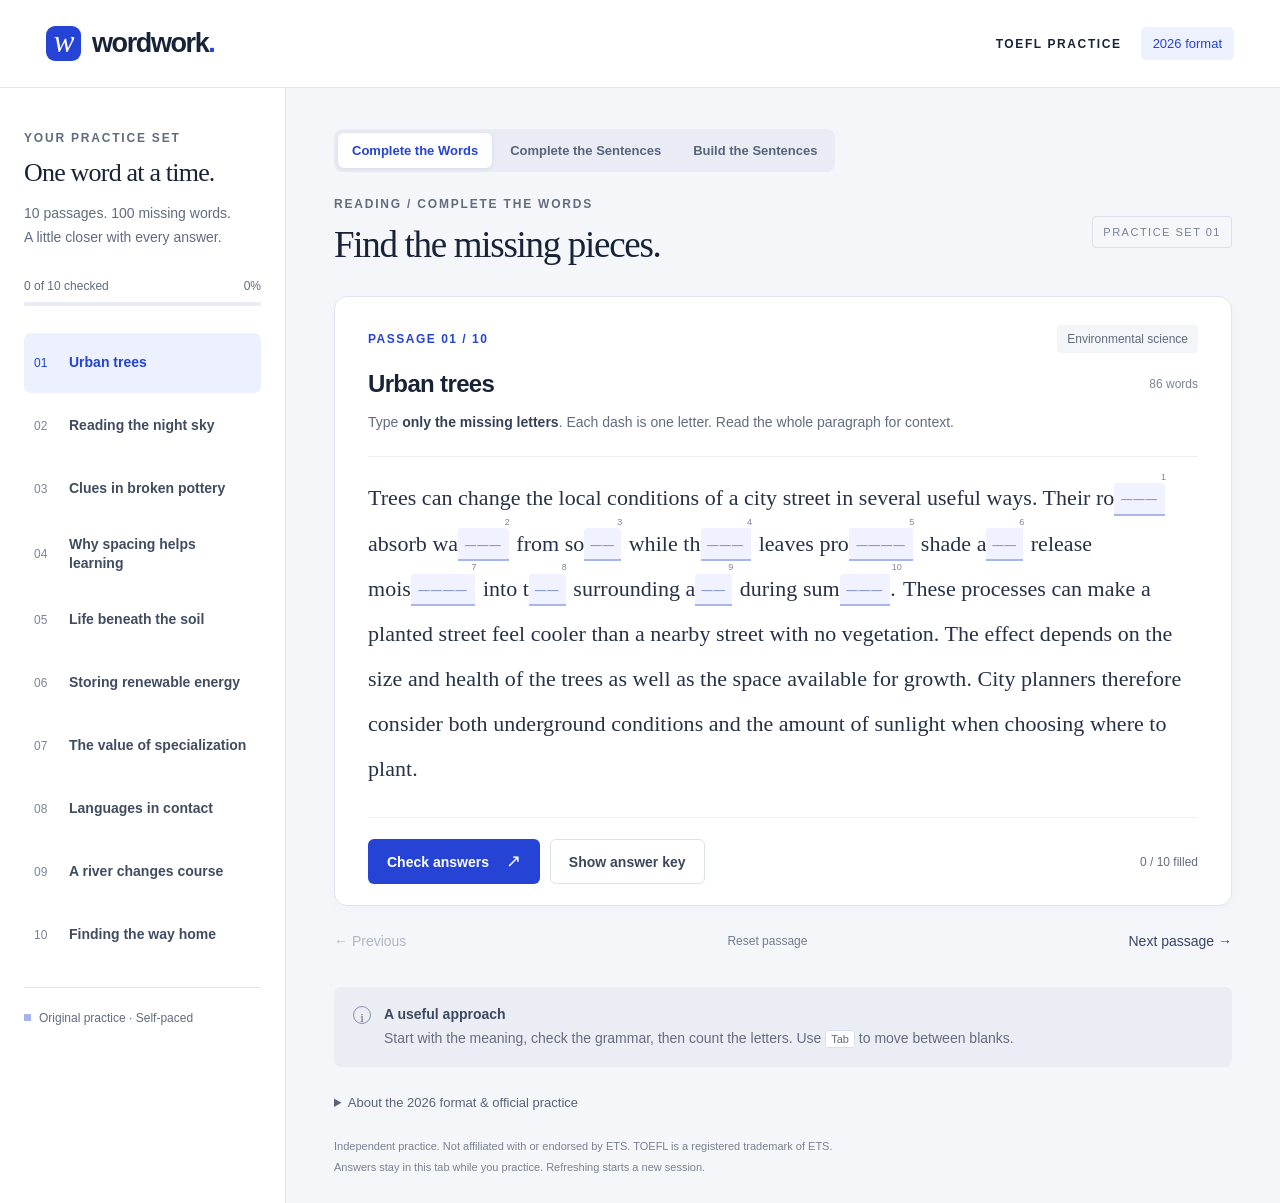
<file: index.html>
<!doctype html>
<html lang="en">
<head>
  <meta charset="utf-8">
  <meta name="viewport" content="width=device-width, initial-scale=1">
  <meta name="description" content="Ten original TOEFL 2026 Complete the Words practice passages, with answer checks and explanations.">
  <title>Wordwork — TOEFL Reading Practice</title>
  <link rel="icon" type="image/svg+xml" href="data:image/svg+xml,%3Csvg xmlns='http://www.w3.org/2000/svg' viewBox='0 0 32 32'%3E%3Crect width='32' height='32' rx='7' fill='%232543d5'/%3E%3Ctext x='5' y='24' font-family='Georgia' font-size='26' fill='white'%3Ew%3C/text%3E%3C/svg%3E">
  <link rel="stylesheet" href="style.css">
  <script src="exercises.js" defer></script>
  <script src="app.js" defer></script>
</head>
<body>
  <a class="skip-link" href="#main">Skip to exercise</a>
  <header class="topbar">
    <a href="./" class="brand" aria-label="Wordwork home"><span class="brand-icon">w</span>wordwork<span class="brand-period">.</span></a>
    <div class="header-note">TOEFL PRACTICE <span class="edition">2026 format</span></div>
  </header>
  <div class="workspace">
    <aside class="sidebar" aria-label="Practice collection">
      <div class="collection-label">YOUR PRACTICE SET</div>
      <h2>One word at a time.</h2>
      <p class="sidebar-description">10 passages. 100 missing words.<br>A little closer with every answer.</p>
      <div class="progress-copy"><span id="progress-text">0 of 10 checked</span><span id="progress-percent">0%</span></div>
      <progress id="set-progress" value="0" max="10" aria-label="Passages checked"></progress>
      <nav id="exercise-nav" aria-label="Choose a passage"></nav>
      <div class="sidebar-bottom"><span class="small-square"></span> Original practice · Self-paced</div>
    </aside>
    <main id="main">
      <nav class="mode-switch" aria-label="Choose a practice activity">
        <a href="index.html" aria-current="page">Complete the Words</a>
        <a href="sentences.html">Complete the Sentences</a>
        <a href="build.html">Build the Sentences</a>
      </nav>
      <div class="page-intro"><div><p class="eyebrow">READING / COMPLETE THE WORDS</p><h1>Find the missing pieces.</h1></div><span class="set-label">PRACTICE SET 01</span></div>
      <section class="exercise-card" aria-labelledby="exercise-title">
        <div class="card-top"><span class="passage-counter" id="passage-counter"></span><span class="topic" id="topic"></span></div>
        <div class="title-row"><h2 id="exercise-title"></h2><span id="word-count"></span></div>
        <p class="directions" id="directions">Type <strong>only the missing letters</strong>. Each dash is one letter. Read the whole paragraph for context.</p>
        <form id="exercise-form" novalidate>
          <p class="passage" id="passage"></p>
          <div class="card-actions"><div class="primary-actions"><button class="button primary" type="submit">Check answers <span aria-hidden="true">↗</span></button><button class="button secondary" type="button" id="reveal" aria-expanded="false" aria-controls="review">Show answer key</button></div><span class="filled-count" id="filled-count" aria-live="polite">0 / 10 filled</span></div>
        </form>
        <div id="feedback" class="feedback" role="status" aria-live="polite" hidden></div>
      </section>
      <section id="review" class="review" aria-labelledby="review-title" hidden>
        <div class="review-header"><div><p class="eyebrow">THE REASON BEHIND THE ANSWER</p><h2 id="review-title">Check your reasoning.</h2></div><span class="review-tag">10 explanations</span></div>
        <p class="review-note">Compare the missing letters, then use the grammar and context clues to verify the complete word.</p>
        <div id="answer-list"></div>
        <details class="completed-text"><summary>Read the completed passage</summary><p id="full-passage"></p></details>
      </section>
      <div class="navigation-row"><button class="text-button" id="previous" type="button">← Previous</button><button class="text-button reset" id="reset" type="button">Reset passage</button><button class="text-button" id="next" type="button">Next passage →</button></div>
      <div class="study-note"><span class="note-symbol" aria-hidden="true">i</span><p><strong>A useful approach</strong><br>Start with the meaning, check the grammar, then count the letters. Use <kbd>Tab</kbd> to move between blanks.</p></div>
      <details class="about"><summary>About the 2026 format & official practice</summary><div>
        <p>ETS describes “Complete the Words” as a short academic passage of about 70–100 words, with an intact first sentence and 10 partially missing words. Following that sentence, the second half of every second word is generally removed.</p>
        <p>These 10 passages are original practice written to follow that pattern. They are not official ETS test questions, and the practice score is not a TOEFL score prediction. The answer key explains the intended completion for each blank.</p>
        <p>Verify the format and try official questions: <a href="https://www.ets.org/content/dam/ets-org/pdfs/toefl/toefl-ibt-test-overview.pdf" target="_blank" rel="noreferrer">ETS overview and sample tasks ↗</a> · <a href="https://www.ets.org/toefl/test-takers/ibt/about/content/reading.html" target="_blank" rel="noreferrer">ETS Reading section ↗</a> · <a href="https://www.ets.org/toefl/test-takers/ibt/prepare/sample-test-jan-2026-1.html" target="_blank" rel="noreferrer">Official 2026 practice test ↗</a></p>
      </div></details>
      <footer>Independent practice. Not affiliated with or endorsed by ETS. TOEFL is a registered trademark of ETS.<br>Answers stay in this tab while you practice. Refreshing starts a new session.</footer>
    </main>
  </div>
</body>
</html>
</file>
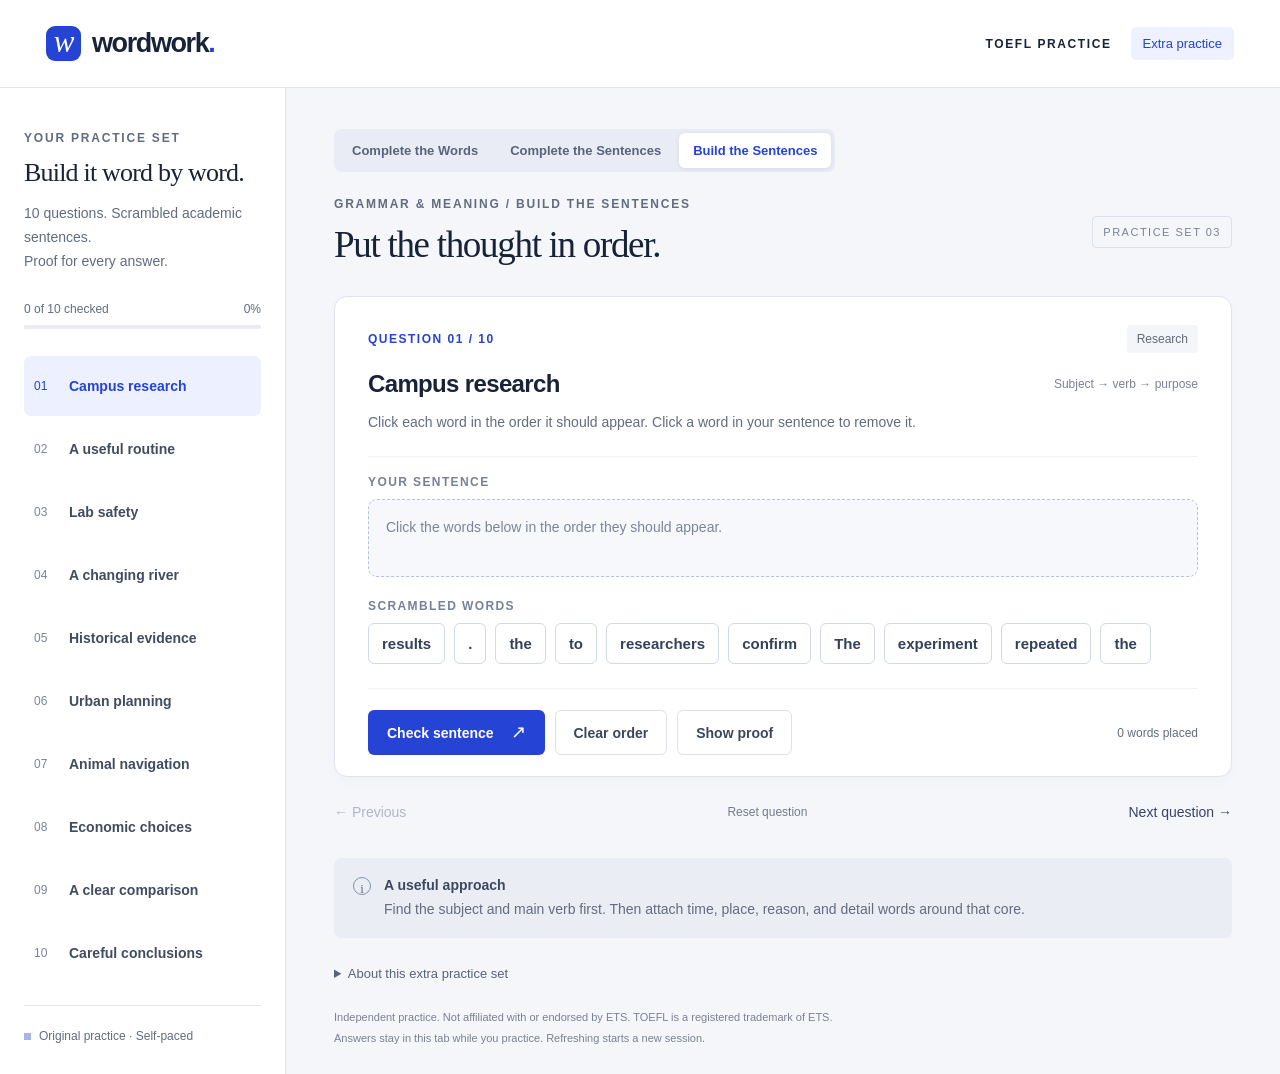
<file: build.html>
<!doctype html>
<html lang="en">
<head>
  <meta charset="utf-8"><meta name="viewport" content="width=device-width, initial-scale=1">
  <meta name="description" content="Build ten original academic sentences from scrambled words, with automatic checking and explanations.">
  <title>Build the Sentences — Wordwork</title>
  <link rel="icon" type="image/svg+xml" href="data:image/svg+xml,%3Csvg xmlns='http://www.w3.org/2000/svg' viewBox='0 0 32 32'%3E%3Crect width='32' height='32' rx='7' fill='%232543d5'/%3E%3Ctext x='5' y='24' font-family='Georgia' font-size='26' fill='white'%3Ew%3C/text%3E%3C/svg%3E">
  <link rel="stylesheet" href="style.css"><script src="build.js" defer></script>
</head>
<body>
  <a class="skip-link" href="#main">Skip to exercise</a>
  <header class="topbar"><a href="./" class="brand" aria-label="Wordwork home"><span class="brand-icon">w</span>wordwork<span class="brand-period">.</span></a><div class="header-note">TOEFL PRACTICE <span class="edition">Extra practice</span></div></header>
  <div class="workspace">
    <aside class="sidebar" aria-label="Sentence-building collection"><div class="collection-label">YOUR PRACTICE SET</div><h2>Build it word by word.</h2><p class="sidebar-description">10 questions. Scrambled academic sentences.<br>Proof for every answer.</p><div class="progress-copy"><span id="progress-text">0 of 10 checked</span><span id="progress-percent">0%</span></div><progress id="set-progress" value="0" max="10" aria-label="Questions checked"></progress><nav id="build-nav" aria-label="Choose a question"></nav><div class="sidebar-bottom"><span class="small-square"></span> Original practice · Self-paced</div></aside>
    <main id="main">
      <nav class="mode-switch" aria-label="Choose a practice activity"><a href="index.html">Complete the Words</a><a href="sentences.html">Complete the Sentences</a><a href="build.html" aria-current="page">Build the Sentences</a></nav>
      <div class="page-intro"><div><p class="eyebrow">GRAMMAR &amp; MEANING / BUILD THE SENTENCES</p><h1>Put the thought in order.</h1></div><span class="set-label">PRACTICE SET 03</span></div>
      <section class="exercise-card" aria-labelledby="exercise-title"><div class="card-top"><span class="passage-counter" id="question-counter">QUESTION 01 / 10</span><span class="topic" id="topic"></span></div><div class="title-row"><h2 id="exercise-title"></h2><span class="question-position" id="skill"></span></div><p class="directions" id="directions">Click each word in the order it should appear. Click a word in your sentence to remove it.</p>
        <div class="build-board"><p class="build-label">Your sentence</p><div id="built-sentence" class="build-sentence empty" aria-live="polite"></div><p class="build-label">Scrambled words</p><div id="word-bank" class="word-bank"></div></div>
        <div class="card-actions"><div class="primary-actions"><button class="button primary" id="check" type="button">Check sentence <span aria-hidden="true">↗</span></button><button class="button secondary" id="clear" type="button">Clear order</button><button class="button secondary" id="reveal" type="button" aria-expanded="false">Show proof</button></div><span class="filled-count" id="selection-state">0 words placed</span></div><div id="feedback" class="feedback" role="status" aria-live="polite" hidden></div>
      </section>
      <section id="proof" class="sentence-proof build-proof" aria-labelledby="proof-title" hidden><div class="review-header"><div><p class="eyebrow">PROOF &amp; EXPLANATION</p><h2 id="proof-title">Verify the order.</h2></div><span class="review-tag" id="answer-tag"></span></div><div class="proof-result" id="proof-result"><span class="proof-dot"></span><span id="proof-status"></span></div><p class="completed-sentence" id="completed-sentence"></p><div class="proof-grid"><div><h3>Why this order works</h3><p id="explanation"></p></div><div><h3>Grammar clue</h3><p id="clue"></p></div></div></section>
      <div class="navigation-row"><button class="text-button" id="previous" type="button">← Previous</button><button class="text-button reset" id="reset" type="button">Reset question</button><button class="text-button" id="next" type="button">Next question →</button></div><div class="study-note"><span class="note-symbol" aria-hidden="true">i</span><p><strong>A useful approach</strong><br>Find the subject and main verb first. Then attach time, place, reason, and detail words around that core.</p></div><details class="about"><summary>About this extra practice set</summary><div><p>These 10 original questions build academic sentences from scrambled words. This is an extra grammar activity, with one intended sentence order for each item.</p><p>The proof panel shows the completed sentence and points out the structure that makes the order work.</p></div></details><footer>Independent practice. Not affiliated with or endorsed by ETS. TOEFL is a registered trademark of ETS.<br>Answers stay in this tab while you practice. Refreshing starts a new session.</footer>
    </main>
  </div>
</body>
</html>
</file>
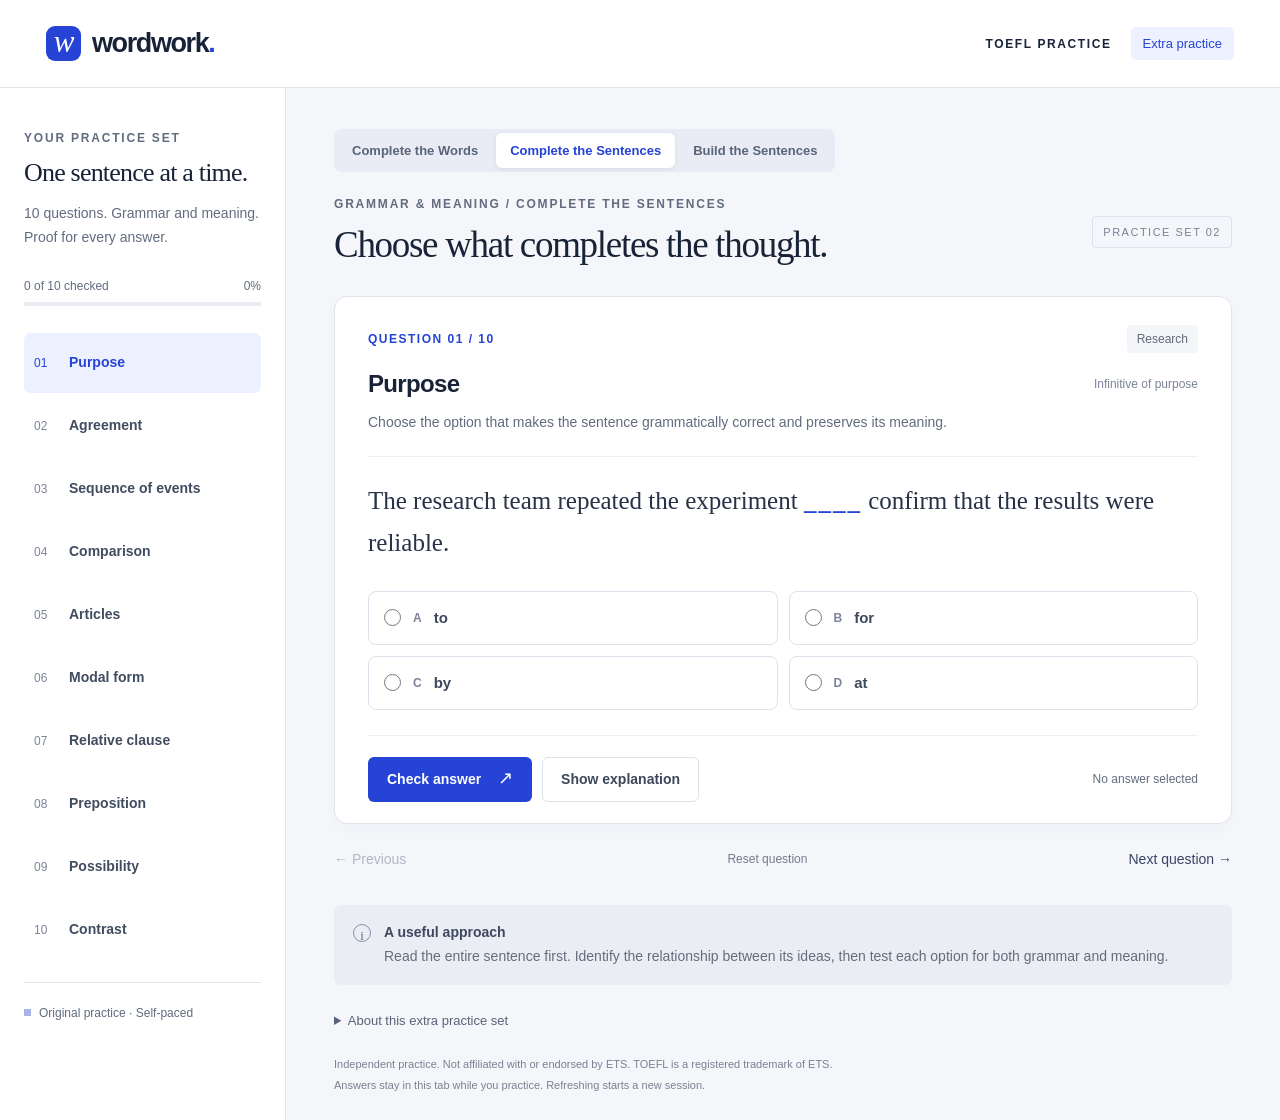
<file: sentences.html>
<!doctype html>
<html lang="en">
<head>
  <meta charset="utf-8">
  <meta name="viewport" content="width=device-width, initial-scale=1">
  <meta name="description" content="Ten original academic sentence-completion questions with automatic checking and clear grammar explanations.">
  <title>Complete the Sentences — Wordwork</title>
  <link rel="icon" type="image/svg+xml" href="data:image/svg+xml,%3Csvg xmlns='http://www.w3.org/2000/svg' viewBox='0 0 32 32'%3E%3Crect width='32' height='32' rx='7' fill='%232543d5'/%3E%3Ctext x='5' y='24' font-family='Georgia' font-size='26' fill='white'%3Ew%3C/text%3E%3C/svg%3E">
  <link rel="stylesheet" href="style.css">
  <script src="sentences.js" defer></script>
</head>
<body>
  <a class="skip-link" href="#main">Skip to exercise</a>
  <header class="topbar">
    <a href="./" class="brand" aria-label="Wordwork home"><span class="brand-icon">w</span>wordwork<span class="brand-period">.</span></a>
    <div class="header-note">TOEFL PRACTICE <span class="edition">Extra practice</span></div>
  </header>
  <div class="workspace">
    <aside class="sidebar" aria-label="Sentence practice collection">
      <div class="collection-label">YOUR PRACTICE SET</div>
      <h2>One sentence at a time.</h2>
      <p class="sidebar-description">10 questions. Grammar and meaning.<br>Proof for every answer.</p>
      <div class="progress-copy"><span id="progress-text">0 of 10 checked</span><span id="progress-percent">0%</span></div>
      <progress id="set-progress" value="0" max="10" aria-label="Questions checked"></progress>
      <nav id="sentence-nav" aria-label="Choose a question"></nav>
      <div class="sidebar-bottom"><span class="small-square"></span> Original practice · Self-paced</div>
    </aside>
    <main id="main">
      <nav class="mode-switch" aria-label="Choose a practice activity">
        <a href="index.html">Complete the Words</a>
        <a href="sentences.html" aria-current="page">Complete the Sentences</a>
        <a href="build.html">Build the Sentences</a>
      </nav>
      <div class="page-intro"><div><p class="eyebrow">GRAMMAR &amp; MEANING / COMPLETE THE SENTENCES</p><h1>Choose what completes the thought.</h1></div><span class="set-label">PRACTICE SET 02</span></div>
      <section class="exercise-card" aria-labelledby="exercise-title">
        <div class="card-top"><span class="passage-counter" id="question-counter">QUESTION 01 / 10</span><span class="topic" id="topic"></span></div>
        <div class="title-row"><h2 id="exercise-title"></h2><span class="question-position" id="skill"></span></div>
        <p class="directions" id="directions">Choose the option that makes the sentence grammatically correct and preserves its meaning.</p>
        <form id="sentence-form" novalidate>
          <p class="sentence-prompt" id="sentence-prompt"></p>
          <fieldset class="option-list" id="option-list"><legend>Answer choices</legend></fieldset>
          <div class="card-actions"><div class="primary-actions"><button class="button primary" type="submit">Check answer <span aria-hidden="true">↗</span></button><button class="button secondary" type="button" id="reveal" aria-expanded="false" aria-controls="proof">Show explanation</button></div><span class="filled-count" id="selection-state">No answer selected</span></div>
        </form>
        <div id="feedback" class="feedback" role="status" aria-live="polite" hidden></div>
      </section>
      <section id="proof" class="sentence-proof" aria-labelledby="proof-title" hidden>
        <div class="review-header"><div><p class="eyebrow">PROOF &amp; EXPLANATION</p><h2 id="proof-title">Verify the answer.</h2></div><span class="review-tag" id="answer-tag"></span></div>
        <div class="proof-result" id="proof-result"><span class="proof-dot"></span><span id="proof-status"></span></div>
        <p class="completed-sentence" id="completed-sentence"></p>
        <div class="proof-grid"><div><h3>Why it is correct</h3><p id="explanation"></p></div><div><h3>Why the others do not work</h3><p id="distractors"></p></div></div>
      </section>
      <div class="navigation-row"><button class="text-button" id="previous" type="button">← Previous</button><button class="text-button reset" id="reset" type="button">Reset question</button><button class="text-button" id="next" type="button">Next question →</button></div>
      <div class="study-note"><span class="note-symbol" aria-hidden="true">i</span><p><strong>A useful approach</strong><br>Read the entire sentence first. Identify the relationship between its ideas, then test each option for both grammar and meaning.</p></div>
      <details class="about"><summary>About this extra practice set</summary><div>
        <p>These 10 questions are original sentence-level grammar and meaning practice. “Complete the Sentences” is an extra activity on this site, not the name of a distinct official 2026 TOEFL task.</p>
        <p>Each question has one intended answer. Open the explanation to see the completed sentence, the supporting grammar rule, and why the remaining choices do not fit.</p>
      </div></details>
      <footer>Independent practice. Not affiliated with or endorsed by ETS. TOEFL is a registered trademark of ETS.<br>Answers stay in this tab while you practice. Refreshing starts a new session.</footer>
    </main>
  </div>
</body>
</html>
</file>
<file: style.css>
:root{font-family:Arial,Helvetica,sans-serif;color:#182338;background:#f5f6fa;font-synthesis:none;--blue:#2543d5;--muted:#626c7f;--line:#e0e4ed}
*{box-sizing:border-box}body{margin:0}button,input{font:inherit}button,a,input,summary{ -webkit-tap-highlight-color:transparent}button{cursor:pointer}button:disabled{cursor:default;opacity:.35}a{color:var(--blue)}button:focus-visible,a:focus-visible,summary:focus-visible{outline:3px solid #8092ff;outline-offset:4px}button{touch-action:manipulation}[hidden]{display:none!important}.skip-link{position:absolute;top:-80px;padding:16px;background:white;z-index:20}.skip-link:focus{top:10px}
.topbar{height:88px;border-bottom:1px solid var(--line);display:flex;justify-content:space-between;align-items:center;padding:0 46px;background:#fff}.brand{display:flex;align-items:center;font-size:27px;font-weight:750;letter-spacing:-1.4px;text-decoration:none;color:#182338}.brand-icon{display:grid;place-items:center;width:35px;height:35px;margin-right:11px;background:var(--blue);color:white;border-radius:9px;font-family:Georgia,serif;font-size:31px;font-style:italic;font-weight:400;line-height:1;padding-bottom:5px}.brand-period{color:var(--blue)}.header-note{display:flex;align-items:center;gap:19px;font-size:12px;font-weight:700;letter-spacing:1.6px}.edition{background:#eef1ff;color:var(--blue);padding:9px 12px;border-radius:5px;font-size:13px;letter-spacing:0;font-weight:500}
.workspace{max-width:1510px;margin:auto;display:grid;grid-template-columns:286px minmax(0,1fr)}.sidebar{padding:43px 24px 28px;border-right:1px solid var(--line);min-height:calc(100vh - 88px);background:#fff}.collection-label,.eyebrow{font-size:12px;letter-spacing:1.8px;font-weight:700;color:var(--muted)}.sidebar h2{font-family:Georgia,serif;font-weight:400;font-size:26px;letter-spacing:-.8px;margin:13px 0}.sidebar-description{font-size:14px;line-height:1.7;color:var(--muted);margin-bottom:29px}.progress-copy{display:flex;justify-content:space-between;font-size:12px;color:var(--muted);margin-bottom:9px}progress{display:block;width:100%;height:4px;border:0;border-radius:9px;background:#e9ecf5;margin-bottom:27px}progress::-webkit-progress-bar{background:#e9ecf5;border-radius:9px}progress::-webkit-progress-value{background:var(--blue);border-radius:9px}progress::-moz-progress-bar{background:var(--blue)}
.nav-item{width:100%;border:0;background:transparent;display:flex;gap:12px;align-items:center;text-align:left;padding:13px 10px;margin:3px 0;border-radius:7px;min-height:60px;color:#404c60}.nav-item:hover{background:#f4f6fc}.nav-item[aria-current=true]{background:#edf0ff;color:var(--blue)}.nav-number{font-size:12px;width:23px;flex-shrink:0;font-variant-numeric:tabular-nums;color:#7c8497}.nav-item[aria-current=true] .nav-number{color:var(--blue)}.nav-name{display:block;font-size:14px;font-weight:600;line-height:1.4}.nav-state{display:block;font-size:12px;color:var(--muted);font-weight:400;margin-top:3px}.sidebar-bottom{font-size:12px;color:var(--muted);display:flex;align-items:center;gap:8px;border-top:1px solid var(--line);margin-top:22px;padding-top:23px}.small-square{height:7px;width:7px;background:#a7b3e9}
main{padding:41px 48px 25px;min-width:0;max-width:1200px;width:100%}.page-intro{display:flex;justify-content:space-between;align-items:center;margin-bottom:29px;gap:15px}.eyebrow{margin:0 0 12px}h1{font-family:Georgia,'Times New Roman',serif;font-size:37px;line-height:1.2;font-weight:400;letter-spacing:-1.3px;margin:0}.set-label{font-size:11px;letter-spacing:1.5px;color:#7a8292;border:1px solid #dce1ed;padding:9px 10px;border-radius:4px;white-space:nowrap}
.mode-switch{display:inline-flex;gap:4px;background:#e9ecf4;border-radius:8px;padding:4px;margin-bottom:25px}.mode-switch a{color:#59647a;text-decoration:none;font-size:13px;font-weight:600;padding:10px 14px;border-radius:6px}.mode-switch a:hover{background:#f5f6fb}.mode-switch a[aria-current=page]{background:white;color:var(--blue);box-shadow:0 1px 4px #1d326018}
.exercise-card{background:white;border:1px solid var(--line);border-radius:13px;box-shadow:0 5px 15px #1d326005;padding:28px 33px 0;overflow:hidden}.card-top{display:flex;align-items:center;justify-content:space-between;gap:12px;margin-bottom:17px}.passage-counter{font-size:12px;letter-spacing:1.5px;color:var(--blue);font-weight:700}.topic{color:#626b7c;font-size:12px;background:#f4f5f8;padding:7px 10px;border-radius:4px}.title-row{display:flex;justify-content:space-between;align-items:center;gap:12px}.title-row h2{font-size:24px;letter-spacing:-.65px;margin:0;font-weight:600}.title-row>span{font-size:12px;white-space:nowrap;color:#7b8393}.directions{font-size:14px;line-height:1.65;color:var(--muted);border-bottom:1px solid #edf0f5;padding-bottom:22px;margin:13px 0 18px}.directions strong{font-weight:600;color:#354157}.passage{font-family:Georgia,'Times New Roman',serif;font-size:22px;line-height:2.05;letter-spacing:.04px;margin:8px 0 26px;color:#273247;overflow-wrap:break-word}.word-gap{display:inline-flex;white-space:nowrap;align-items:baseline;position:relative;margin-right:2px}.word-gap sup{position:absolute;top:-.25em;left:calc(100% - 4px);font-size:9px;line-height:1;color:#7b85a0;font-family:Arial,sans-serif;user-select:none}.gap-input{font-family:Georgia,'Times New Roman',serif;font-size:1em;box-sizing:content-box;letter-spacing:1px;min-width:1.2ch;width:calc(var(--letters)*.63em + 5px);max-width:8em;color:var(--blue);border:0;border-bottom:2px solid #a9b6ed;background:#f0f3ff;border-radius:3px 3px 0 0;height:1.38em;padding:0 2px;line-height:1.4;text-align:center;outline-offset:3px;appearance:none}.gap-input::placeholder{color:#8494cc;opacity:1;letter-spacing:.06em}.gap-input:focus{outline:2px solid #8194ed;background:#e8edff}.gap-input.correct{background:#eef8f1;border-color:#438866;color:#246546}.gap-input.incorrect{background:#fff0ed;border-color:#cf6958;color:#9d392a}.gap-input.unanswered{border-color:#a87016;background:#fff6e7}.card-actions{display:flex;align-items:center;justify-content:space-between;gap:12px;border-top:1px solid #edf0f5;padding:21px 0}.primary-actions{display:flex;flex-wrap:wrap;gap:10px}.button{font-size:14px;font-weight:600;border:1px solid transparent;padding:13px 18px;border-radius:6px;min-height:45px}.primary{color:white;background:var(--blue)}.primary:hover{background:#1c34af}.primary span{margin-left:13px;font-size:18px;line-height:0}.secondary{background:#fff;border-color:#dce1ec;color:#3c475b}.secondary:hover{background:#f4f6fc}.filled-count{font-size:12px;color:var(--muted);white-space:nowrap}.feedback{margin:0 -33px;padding:16px 33px;border-top:1px solid var(--line);background:#f1f4ff;color:#2c3e83;font-size:14px;line-height:1.7}.feedback strong{font-size:17px;margin-right:10px}
.navigation-row{display:flex;justify-content:space-between;align-items:center;margin:17px 0 28px}.text-button{border:0;background:none;font-size:14px;color:#374467;padding:10px 0;font-weight:500}.text-button:hover:not(:disabled){color:var(--blue)}.reset{font-size:12px;color:#727b8c}.study-note{display:flex;align-items:flex-start;gap:13px;font-size:14px;line-height:1.7;color:#646c7d;background:#ebedf4;border-radius:7px;padding:16px 19px}.study-note p{margin:0}.study-note strong{font-weight:600;color:#3d4860}.note-symbol{border:1px solid #8691b0;border-radius:50%;width:18px;height:18px;display:grid;place-items:center;font-family:Georgia,serif;font-size:13px;margin-top:3px;flex-shrink:0}kbd{font:11px Arial,sans-serif;background:white;border:1px solid #d9deeb;padding:2px 5px;border-radius:3px}.about{margin-top:25px;color:var(--muted);font-size:14px;line-height:1.7}.about summary{cursor:pointer;color:#58637a;font-size:13px}.about a{display:inline-block}footer{font-size:11px;line-height:1.9;color:#7a8190;margin-top:22px}
.review{margin-top:28px;background:white;border:1px solid var(--line);border-radius:12px;padding:27px 30px}.review-header{display:flex;justify-content:space-between;gap:10px;align-items:center}.review h2{font-family:Georgia,serif;font-size:28px;font-weight:400;letter-spacing:-.6px;margin:0}.review-tag{font-size:12px;color:#65708a;white-space:nowrap}.review-note{font-size:14px;color:var(--muted);line-height:1.65}.answer-row{display:grid;grid-template-columns:25px minmax(0,1fr);gap:12px;padding:18px 0;border-top:1px solid #edf0f5}.answer-number{font-size:12px;color:#8490a8;padding-top:4px}.answer-line{display:flex;gap:10px;flex-wrap:wrap;align-items:center}.answer-word{font-size:18px;letter-spacing:.3px}.answer-word strong{color:var(--blue);font-weight:700}.answer-letters{font-size:12px;color:#5c6780;background:#eff2fb;padding:4px 7px;border-radius:4px}.answer-status{font-size:12px;color:#686f7e}.answer-status.good{color:#266444}.answer-status.wrong{color:#ad4433}.answer-row p{font-size:14px;line-height:1.65;color:#566175;margin:8px 0 0}.completed-text{background:#f5f6fa;padding:16px;border-radius:7px;font-size:14px}.completed-text summary{cursor:pointer;font-weight:600}.completed-text p{font-family:Georgia,serif;font-size:18px;line-height:1.8;margin-bottom:0}
.sentence-prompt{font-family:Georgia,'Times New Roman',serif;font-size:25px;line-height:1.65;color:#273247;margin:7px 0 23px;padding:5px 0}.sentence-blank{display:inline-block;color:var(--blue);letter-spacing:2px;font-weight:700;white-space:nowrap}.option-list{border:0;padding:0;margin:0 0 25px;display:grid;grid-template-columns:repeat(2,minmax(0,1fr));gap:11px}.option-list legend{position:absolute;width:1px;height:1px;overflow:hidden;clip:rect(0 0 0 0)}.option-label{display:flex;align-items:center;gap:12px;border:1px solid #dce1eb;background:#fff;border-radius:8px;padding:14px 15px;min-height:54px;color:#3d485c;cursor:pointer}.option-label:hover{background:#f7f8fc;border-color:#bdc7df}.option-label:has(input:checked){border-color:var(--blue);background:#eef1ff;color:#2039b8}.option-label.correct{border-color:#5e9977;background:#eef8f1;color:#246546}.option-label.incorrect{border-color:#d27d70;background:#fff1ee;color:#9d392a}.option-label input{width:17px;height:17px;margin:0;accent-color:var(--blue)}.option-letter{font-size:12px;color:#7a8498;font-weight:700}.option-text{font-size:15px;font-weight:600}.sentence-proof{margin-top:28px;background:white;border:1px solid var(--line);border-radius:12px;padding:27px 30px}.proof-result{display:flex;align-items:center;gap:10px;font-size:13px;font-weight:700;letter-spacing:.5px;margin-bottom:18px}.proof-result.good{color:#246546}.proof-result.wrong{color:#a64032}.proof-result.revealed{color:#455579}.proof-dot{width:9px;height:9px;border-radius:50%;background:currentColor}.completed-sentence{font-family:Georgia,'Times New Roman',serif;font-size:21px;line-height:1.65;margin:0 0 20px;color:#273247}.completed-sentence strong{color:var(--blue)}.proof-grid{display:grid;grid-template-columns:1fr 1fr;gap:22px;border-top:1px solid #edf0f5;padding-top:20px}.proof-grid h3{font-size:12px;letter-spacing:1.3px;text-transform:uppercase;color:#768096;margin:0 0 8px}.proof-grid p{font-size:14px;line-height:1.65;color:#566175;margin:0}.question-position{font-size:12px;color:#7b8393;white-space:nowrap}
.build-board{margin-top:6px}.build-label{font-size:12px;letter-spacing:1.4px;text-transform:uppercase;color:#778198;font-weight:700;margin:0 0 10px}.build-sentence{min-height:78px;border:1px dashed #b9c2dc;border-radius:9px;background:#f7f8fc;padding:16px 17px;display:flex;flex-wrap:wrap;align-content:flex-start;gap:8px;margin-bottom:22px}.build-sentence.empty::before{content:'Click the words below in the order they should appear.';font-family:Arial,sans-serif;color:#7c8597;font-size:14px;line-height:1.7}.word-bank{display:flex;flex-wrap:wrap;gap:9px;margin-bottom:24px}.word-chip{border:1px solid #d2d8e6;background:white;color:#33415b;border-radius:6px;padding:11px 13px;font-size:15px;font-weight:600}.word-chip:hover{background:#eef1ff;border-color:#8091e7;color:#243db7}.word-chip:disabled{opacity:.42;text-decoration:line-through}.built-chip{border:0;background:#2543d5;color:#fff;border-radius:6px;padding:10px 12px;font-size:15px;font-weight:600}.built-chip:hover{background:#1c34af}.build-actions{display:flex;gap:9px;flex-wrap:wrap}.build-proof{margin-top:28px}
@media(max-width:1150px){.mode-switch a{font-size:12px;padding:9px 11px}}@media(max-width:480px){.word-chip,.built-chip{font-size:14px;padding:10px 11px}}
@media(prefers-reduced-motion:no-preference){.button,.nav-item{transition:background .15s ease}}
</file>
